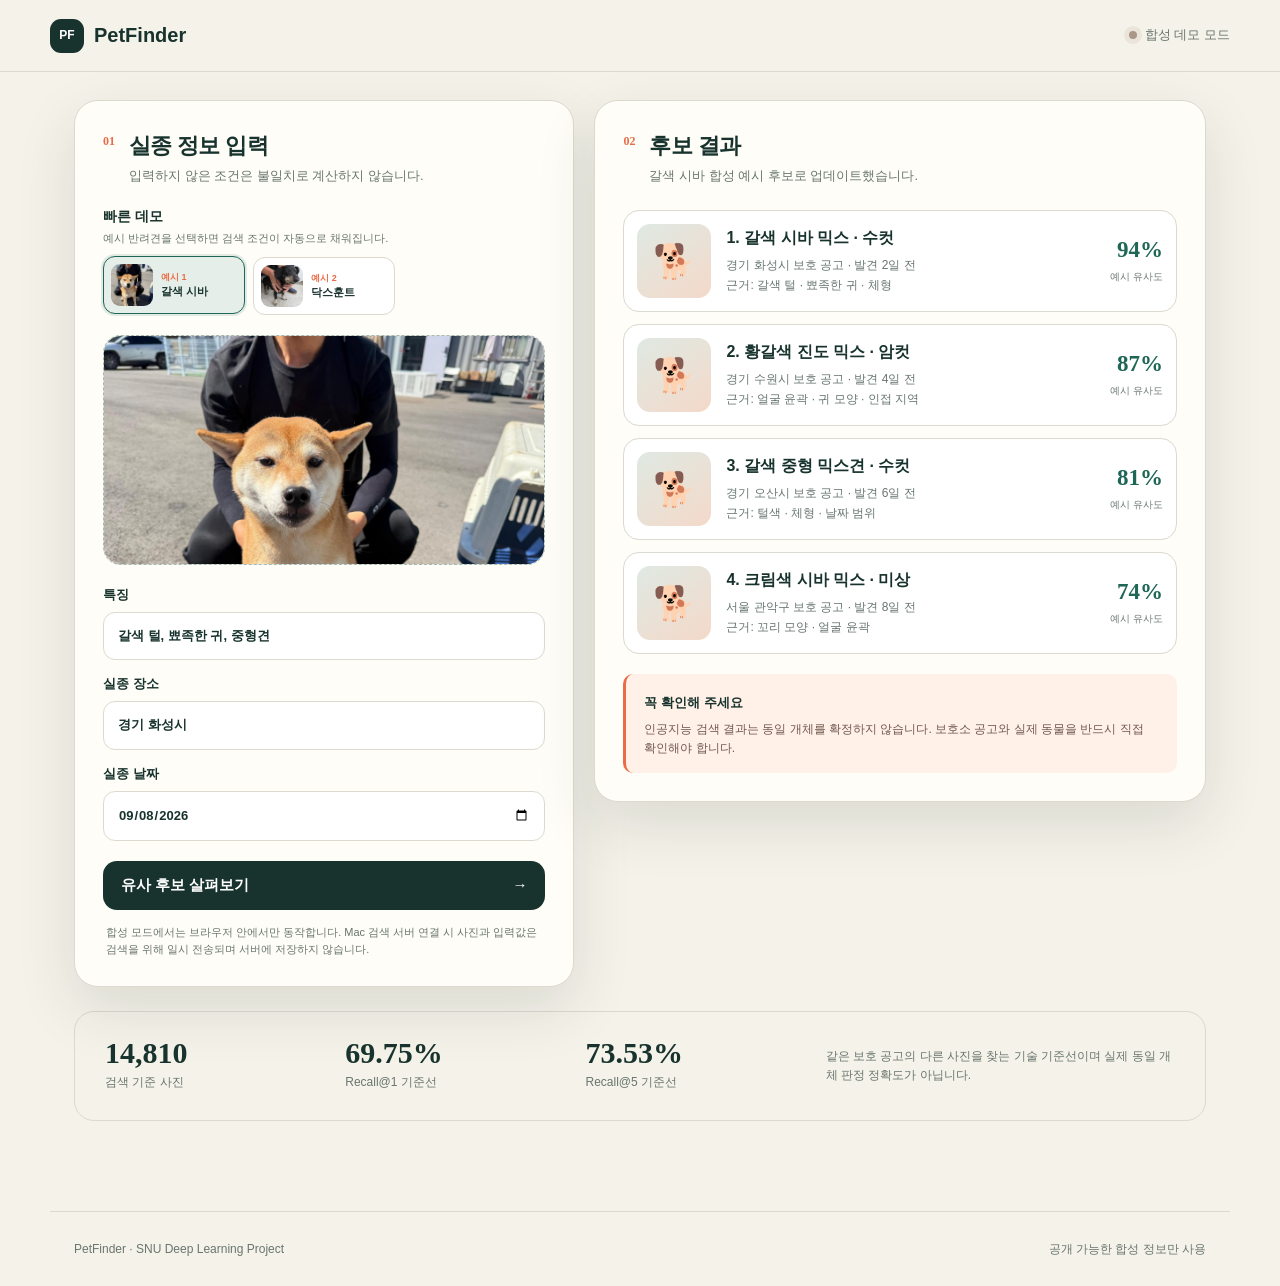
<file: index.html>
<!doctype html>
<html lang="ko">
<head>
  <meta charset="utf-8">
  <meta name="viewport" content="width=device-width, initial-scale=1">
  <meta name="description" content="사진과 발견 정보를 함께 비교하는 PetFinder 공개 정적 데모">
  <meta property="og:title" content="PetFinder 공개 데모">
  <meta property="og:description" content="실종견 사진으로 보호 공고 후보를 좁혀보는 안전한 정적 체험판">
  <title>PetFinder · 공개 데모</title>
  <link rel="stylesheet" href="./styles.css">
  <link rel="stylesheet" href="./mobile.css?v=2">
</head>
<body>
  <header class="topbar">
    <a class="brand" href="./" aria-label="PetFinder 처음으로"><span>PF</span> PetFinder</a>
    <div id="connectionStatus" class="status"><i></i> 서버 연결 확인 중</div>
  </header>

  <main>
    <section class="workspace" aria-labelledby="search-title">
      <div class="panel input-panel">
        <div class="section-title">
          <span>01</span><div><h2 id="search-title">실종 정보 입력</h2><p>입력하지 않은 조건은 불일치로 계산하지 않습니다.</p></div>
        </div>
        <div class="demo-picker" aria-labelledby="demo-title">
          <div><b id="demo-title">빠른 데모</b><small>예시 반려견을 선택하면 검색 조건이 자동으로 채워집니다.</small></div>
          <div id="demoOptions" class="demo-options"></div>
        </div>
        <label class="dropzone" for="photo">
          <input id="photo" type="file" accept="image/*">
          <img id="preview" alt="선택한 반려견 사진 미리보기" hidden>
          <span id="dropPrompt"><b>사진 선택</b><small>JPG·PNG · 사진은 서버로 전송되지 않습니다</small></span>
        </label>
        <div class="fields">
          <label>특징<input id="features" placeholder="예: 흰색 털, 갈색 귀, 빨간 목줄"></label>
          <label>실종 장소<input id="location" placeholder="예: 서울 동작구 사당동"></label>
          <label>실종 날짜<input id="date" type="date"></label>
        </div>
        <button id="search" type="button">유사 후보 살펴보기 <span>→</span></button>
        <p class="privacy">합성 모드에서는 브라우저 안에서만 동작합니다. Mac 검색 서버 연결 시 사진과 입력값은 검색을 위해 일시 전송되며 서버에 저장하지 않습니다.</p>
      </div>

      <div class="panel results-panel">
        <div class="section-title">
          <span>02</span><div><h2>후보 결과</h2><p id="resultState">검색 전 예시 후보를 표시합니다.</p></div>
        </div>
        <div id="results" class="results" aria-live="polite"></div>
        <aside class="notice"><b>꼭 확인해 주세요</b><p>인공지능 검색 결과는 동일 개체를 확정하지 않습니다. 보호소 공고와 실제 동물을 반드시 직접 확인해야 합니다.</p></aside>
      </div>
    </section>

    <section class="proof" aria-label="프로젝트 기준선">
      <div><strong>14,810</strong><span>검색 기준 사진</span></div>
      <div><strong>69.75%</strong><span>Recall@1 기준선</span></div>
      <div><strong>73.53%</strong><span>Recall@5 기준선</span></div>
      <p>같은 보호 공고의 다른 사진을 찾는 기술 기준선이며 실제 동일 개체 판정 정확도가 아닙니다.</p>
    </section>
  </main>

  <footer>PetFinder · SNU Deep Learning Project <span>공개 가능한 합성 정보만 사용</span></footer>
  <script src="./app.js?v=3"></script>
</body>
</html>
</file>
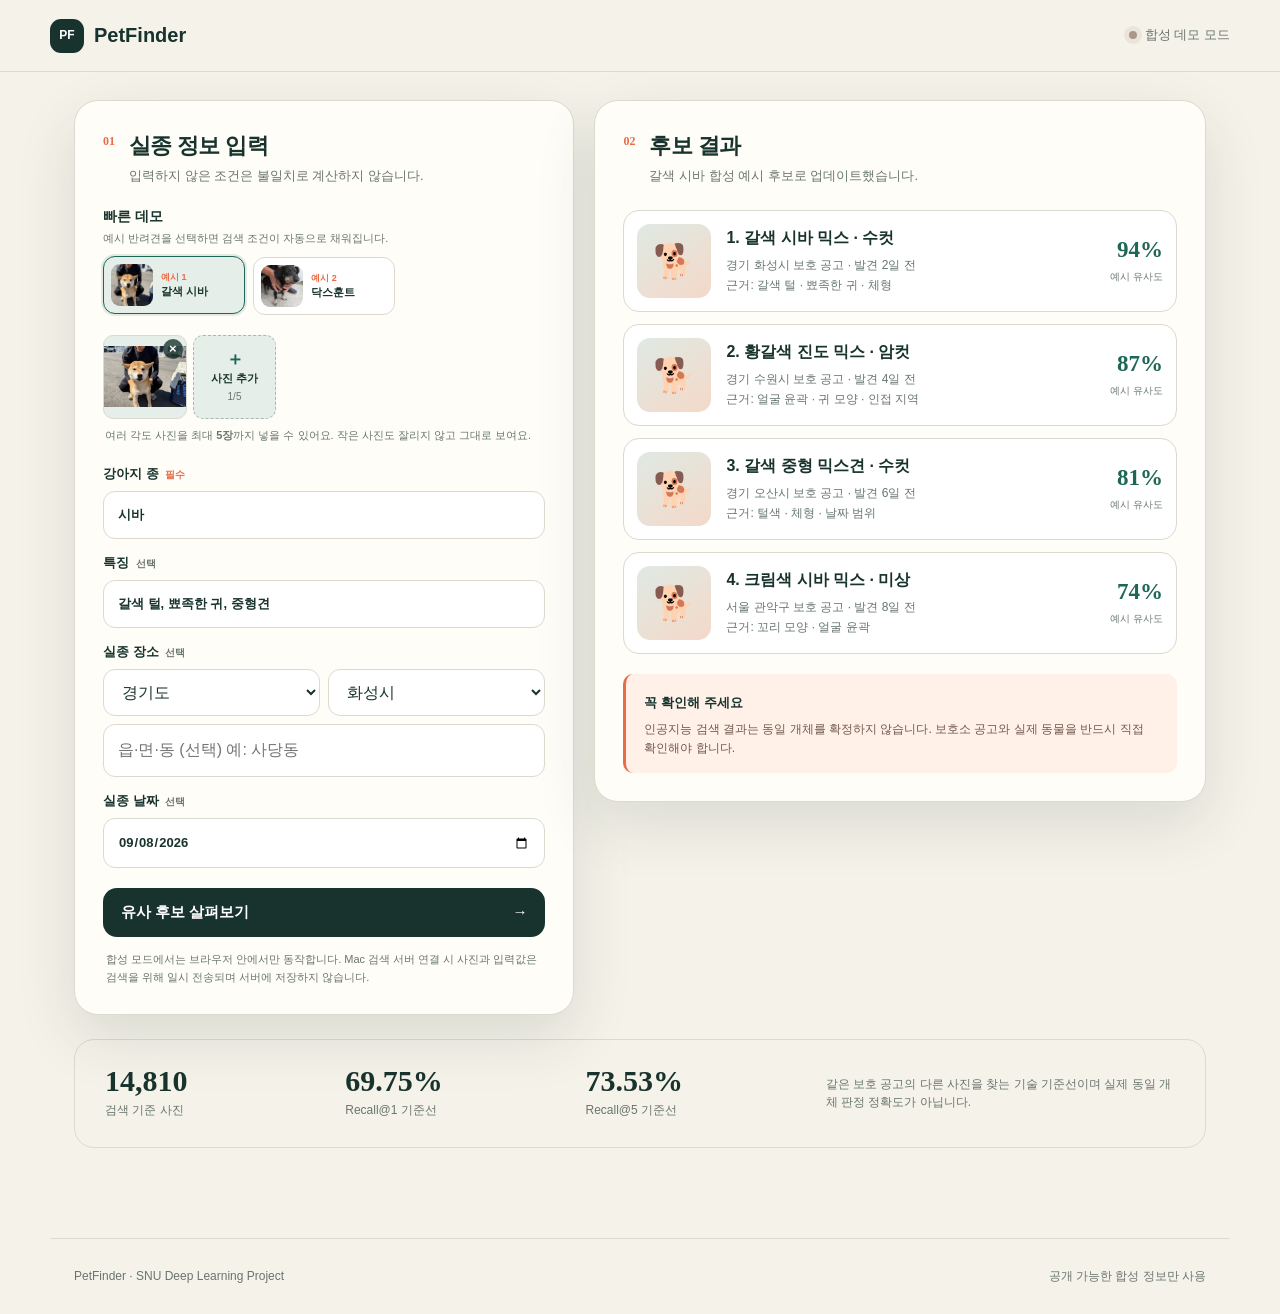
<file: demo/petfinder/index.html>
<!doctype html>
<html lang="ko">
<head>
  <meta charset="utf-8">
  <meta name="viewport" content="width=device-width, initial-scale=1">
  <meta name="description" content="사진과 발견 정보를 함께 비교하는 PetFinder 공개 정적 데모">
  <meta property="og:title" content="PetFinder 공개 데모">
  <meta property="og:description" content="실종견 사진으로 보호 공고 후보를 좁혀보는 안전한 정적 체험판">
  <title>PetFinder · 공개 데모</title>
  <link rel="stylesheet" href="./styles.css?v=2">
  <link rel="stylesheet" href="./mobile.css?v=4">
</head>
<body>
  <header class="topbar">
    <a class="brand" href="./" aria-label="PetFinder 처음으로"><span>PF</span> PetFinder</a>
    <div id="connectionStatus" class="status"><i></i> 서버 연결 확인 중</div>
  </header>

  <main>
    <section class="workspace" aria-labelledby="search-title">
      <div class="panel input-panel">
        <div class="section-title">
          <span>01</span><div><h2 id="search-title">실종 정보 입력</h2><p>입력하지 않은 조건은 불일치로 계산하지 않습니다.</p></div>
        </div>
        <div class="demo-picker" aria-labelledby="demo-title">
          <div><b id="demo-title">빠른 데모</b><small>예시 반려견을 선택하면 검색 조건이 자동으로 채워집니다.</small></div>
          <div id="demoOptions" class="demo-options"></div>
        </div>
        <div class="photo-picker">
          <input id="photo" type="file" accept="image/*" multiple>
          <div id="photoGrid" class="photo-grid" aria-live="polite"></div>
          <p class="field-hint">여러 각도 사진을 최대 <b>5장</b>까지 넣을 수 있어요. 작은 사진도 잘리지 않고 그대로 보여요.</p>
        </div>
        <div class="fields">
          <label>강아지 종 <em>필수</em>
            <input id="breed" list="breedList" autocomplete="off" placeholder="눌러서 선택 · 모르면 ‘모름’">
            <datalist id="breedList"></datalist>
          </label>
          <label>특징 <small>선택</small><input id="features" placeholder="예: 흰색 털, 갈색 귀, 빨간 목줄"></label>
          <fieldset class="region">
            <legend>실종 장소 <small>선택</small></legend>
            <div class="region-row">
              <select id="sido" aria-label="시·도"><option value="">시·도 선택</option></select>
              <select id="sigungu" aria-label="시·군·구" disabled><option value="">시·군·구</option></select>
            </div>
            <input id="locationDetail" aria-label="상세 위치" placeholder="읍·면·동 (선택) 예: 사당동">
          </fieldset>
          <label>실종 날짜 <small>선택</small><input id="date" type="date"></label>
        </div>
        <button id="search" type="button">유사 후보 살펴보기 <span>→</span></button>
        <p class="privacy">합성 모드에서는 브라우저 안에서만 동작합니다. Mac 검색 서버 연결 시 사진과 입력값은 검색을 위해 일시 전송되며 서버에 저장하지 않습니다.</p>
      </div>

      <div class="panel results-panel">
        <div class="section-title">
          <span>02</span><div><h2>후보 결과</h2><p id="resultState">검색 전 예시 후보를 표시합니다.</p></div>
        </div>
        <div id="results" class="results" aria-live="polite"></div>
        <div id="pager" class="pager" hidden>
          <span id="pageInfo"></span>
          <button id="reroll" type="button" class="reroll">다음 후보 10개 <span>↻</span></button>
        </div>
        <aside class="notice"><b>꼭 확인해 주세요</b><p>인공지능 검색 결과는 동일 개체를 확정하지 않습니다. 보호소 공고와 실제 동물을 반드시 직접 확인해야 합니다.</p></aside>
      </div>
    </section>

    <section class="proof" aria-label="프로젝트 기준선">
      <div><strong>14,810</strong><span>검색 기준 사진</span></div>
      <div><strong>69.75%</strong><span>Recall@1 기준선</span></div>
      <div><strong>73.53%</strong><span>Recall@5 기준선</span></div>
      <p>같은 보호 공고의 다른 사진을 찾는 기술 기준선이며 실제 동일 개체 판정 정확도가 아닙니다.</p>
    </section>
  </main>

  <footer>PetFinder · SNU Deep Learning Project <span>공개 가능한 합성 정보만 사용</span></footer>
  <script src="./app.js?v=5"></script>
</body>
</html>
</file>
<file: styles.css>
:root{--ink:#18332d;--muted:#68766f;--paper:#f5f2e9;--card:#fffdf7;--line:#dcd9ce;--accent:#ea6b46;--green:#1e6656;--soft:#e5eee8;--shadow:0 22px 60px rgba(24,51,45,.12)}
.status i.offline{background:#a99787;box-shadow:0 0 0 5px rgba(169,151,135,.14)}.result-photo{object-fit:cover}button:disabled{opacity:.65;cursor:wait;transform:none}.demo-picker{margin:-4px 0 20px}.demo-picker>div:first-child{display:grid;gap:2px;margin-bottom:10px}.demo-picker>div:first-child b{font-size:14px}.demo-picker>div:first-child small{color:var(--muted);font-size:11px}.demo-options{display:grid;grid-template-columns:repeat(3,1fr);gap:8px}.demo-option{padding:7px;background:#fff;color:var(--ink);border:1px solid var(--line);border-radius:12px;display:grid;grid-template-columns:42px 1fr;align-items:center;gap:8px;text-align:left}.demo-option:hover,.demo-option.selected{background:var(--soft);border-color:var(--green);transform:translateY(-1px)}.demo-option.selected{box-shadow:0 0 0 2px rgba(30,102,86,.12)}.demo-option img{width:42px;height:42px;border-radius:9px;object-fit:cover}.demo-option span{display:grid;min-width:0}.demo-option small{color:var(--accent);font-size:9px}.demo-option b{font-size:11px;white-space:nowrap;overflow:hidden;text-overflow:ellipsis}
*{box-sizing:border-box}html{scroll-behavior:smooth}body{margin:0;background:var(--paper);color:var(--ink);font-family:Pretendard,"Apple SD Gothic Neo","Noto Sans KR",sans-serif;line-height:1.55}.topbar{height:72px;padding:0 max(24px,calc((100vw - 1180px)/2));display:flex;align-items:center;justify-content:space-between;border-bottom:1px solid var(--line);background:rgba(245,242,233,.9);backdrop-filter:blur(12px);position:sticky;top:0;z-index:5}.brand{color:var(--ink);font-size:20px;font-weight:800;text-decoration:none;display:flex;gap:10px;align-items:center}.brand span{display:grid;place-items:center;width:34px;height:34px;border-radius:11px;background:var(--ink);color:#fff;font-size:12px}.status{font-size:13px;color:var(--muted);display:flex;align-items:center;gap:8px}.status i{width:8px;height:8px;border-radius:50%;background:#48a979;box-shadow:0 0 0 5px rgba(72,169,121,.13)}main{max-width:1180px;margin:auto;padding:70px 24px 90px}.intro{max-width:850px;margin-bottom:44px}.eyebrow{text-transform:uppercase;letter-spacing:.13em;font-size:13px;font-weight:800;color:var(--accent)}h1{font-family:Georgia,"Noto Serif KR",serif;font-size:clamp(42px,6vw,76px);line-height:1.08;letter-spacing:-.055em;margin:12px 0 20px;font-weight:700}.intro>p:last-child{max-width:650px;color:var(--muted);font-size:18px}.workspace{display:grid;grid-template-columns:.9fr 1.1fr;gap:20px;align-items:start}.panel{background:var(--card);border:1px solid var(--line);border-radius:24px;padding:28px;box-shadow:var(--shadow)}.section-title{display:flex;gap:14px;align-items:start;margin-bottom:24px}.section-title>span{font:700 12px/1 Georgia,serif;color:var(--accent);padding-top:6px}.section-title h2{font-size:22px;margin:0 0 3px;letter-spacing:-.03em}.section-title p{margin:0;color:var(--muted);font-size:13px}.dropzone{height:230px;border:1.5px dashed #aab7b0;border-radius:18px;background:var(--soft);display:grid;place-items:center;text-align:center;overflow:hidden;cursor:pointer;transition:.2s}.dropzone:hover{border-color:var(--green);transform:translateY(-1px)}.dropzone input{position:absolute;width:1px;height:1px;opacity:0}.dropzone img{width:100%;height:100%;object-fit:cover}.dropzone span{display:grid;gap:6px}.dropzone b{font-size:17px}.dropzone small{color:var(--muted)}.fields{display:grid;gap:14px;margin:20px 0}.fields label{font-size:13px;font-weight:700}.fields input{width:100%;margin-top:7px;padding:13px 14px;border:1px solid var(--line);border-radius:12px;background:#fff;font:inherit;color:var(--ink);outline:none}.fields input:focus{border-color:var(--green);box-shadow:0 0 0 3px rgba(30,102,86,.1)}button{width:100%;border:0;border-radius:14px;background:var(--ink);color:#fff;padding:15px 18px;font-size:15px;font-weight:800;cursor:pointer;display:flex;justify-content:space-between;transition:.2s}button:hover{background:var(--green);transform:translateY(-1px)}.privacy{font-size:11px;color:var(--muted);margin:14px 3px 0}.results{display:grid;gap:12px}.candidate{display:grid;grid-template-columns:74px 1fr auto;gap:15px;align-items:center;padding:13px;border:1px solid var(--line);border-radius:16px;background:#fff}.dog{width:74px;height:74px;border-radius:13px;background:linear-gradient(145deg,#dfe9e3,#f4d9c9);display:grid;place-items:center;font-size:34px}.candidate h3{font-size:16px;margin:0 0 5px}.candidate p{font-size:12px;color:var(--muted);margin:2px 0}.score{text-align:right}.score strong{font:700 23px/1 Georgia,serif;color:var(--green)}.score small{display:block;font-size:10px;color:var(--muted);margin-top:5px}.notice{margin-top:20px;background:#fff1e8;border-left:3px solid var(--accent);padding:16px 18px;border-radius:10px}.notice b{font-size:13px}.notice p{font-size:12px;color:#71584e;margin:5px 0 0}.proof{margin-top:24px;border:1px solid var(--line);border-radius:20px;padding:24px 30px;display:grid;grid-template-columns:repeat(3,1fr) 1.6fr;gap:22px;align-items:center}.proof div{display:grid}.proof strong{font:700 30px/1.1 Georgia,serif}.proof span,.proof p{font-size:12px;color:var(--muted);margin:4px 0}footer{max-width:1180px;margin:auto;padding:28px 24px;border-top:1px solid var(--line);font-size:12px;color:var(--muted);display:flex;justify-content:space-between}@media(max-width:850px){main{padding-top:44px}.workspace{grid-template-columns:1fr}.proof{grid-template-columns:repeat(3,1fr)}.proof p{grid-column:1/-1}h1{font-size:48px}}@media(max-width:520px){.topbar{height:62px}.status{font-size:11px}.intro{margin-bottom:28px}h1{font-size:39px}.intro>p:last-child{font-size:15px}.panel{padding:20px;border-radius:19px}.candidate{grid-template-columns:58px 1fr}.dog{width:58px;height:58px}.score{grid-column:2;text-align:left}.proof{grid-template-columns:1fr}.proof p{grid-column:auto}footer{display:grid;gap:6px}}
</file>
<file: mobile.css>
.intro { display: none !important; }
main { padding-top: 28px; }
.intro { max-width: 760px; margin-bottom: 30px; }
h1 { font-size: clamp(38px, 4.7vw, 58px); line-height: 1.08; margin: 10px 0 14px; }
.intro > p:last-child { max-width: 560px; font-size: 16px; margin: 0; }

@media (max-width: 600px) {
  .topbar { height: 60px; padding: 0 16px; }
  .brand { font-size: 17px; }
  .brand span { width: 31px; height: 31px; }
  .status { font-size: 0; gap: 0; }
  .status i { width: 9px; height: 9px; }

  main { padding: 14px 14px 60px; }
  .intro { margin-bottom: 20px; }
  .eyebrow { font-size: 11px; letter-spacing: .1em; }
  h1 { font-size: clamp(30px, 8.8vw, 38px); line-height: 1.12; margin: 7px 0 10px; }
  .intro > p:last-child { font-size: 14px; margin-bottom: 0; }

  .workspace { gap: 14px; }
  .panel { padding: 18px; border-radius: 18px; }
  .section-title { gap: 10px; margin-bottom: 18px; }
  .section-title h2 { font-size: 20px; }
  .section-title p { font-size: 12px; }

  .demo-picker { margin-bottom: 16px; }
  .demo-options { grid-template-columns: 1fr; gap: 7px; }
  .demo-option { grid-template-columns: 54px 1fr; padding: 7px 9px; }
  .demo-option img { width: 54px; height: 48px; }
  .demo-option small { font-size: 10px; }
  .demo-option b { font-size: 13px; }

  .dropzone { height: 190px; }
  .fields { gap: 11px; margin: 16px 0; }
  .fields input { padding: 12px; font-size: 16px; }
  button { min-height: 50px; font-size: 15px; }
  .privacy { font-size: 10px; line-height: 1.5; }

  .candidate { grid-template-columns: 64px 1fr; gap: 11px; padding: 10px; }
  .dog { width: 64px; height: 64px; }
  .candidate h3 { font-size: 14px; }
  .candidate p { font-size: 11px; }
  .score { grid-column: 2; display: flex; align-items: baseline; gap: 7px; text-align: left; }
  .score strong { font-size: 20px; }
  .score small { display: inline; }
  .notice { padding: 14px; }

  .proof { grid-template-columns: 1fr; gap: 13px; padding: 20px; }
  .proof div { grid-template-columns: auto 1fr; gap: 10px; align-items: baseline; }
  .proof strong { font-size: 24px; }
  .proof p { grid-column: auto; }
  footer { padding: 22px 16px; display: grid; gap: 5px; }
}
</file>
<file: demo/petfinder/styles.css>
:root{--ink:#18332d;--muted:#68766f;--paper:#f5f2e9;--card:#fffdf7;--line:#dcd9ce;--accent:#ea6b46;--green:#1e6656;--soft:#e5eee8;--shadow:0 22px 60px rgba(24,51,45,.12)}
.status i.offline{background:#a99787;box-shadow:0 0 0 5px rgba(169,151,135,.14)}.result-photo{object-fit:cover}button:disabled{opacity:.65;cursor:wait;transform:none}.demo-picker{margin:-4px 0 20px}.demo-picker>div:first-child{display:grid;gap:2px;margin-bottom:10px}.demo-picker>div:first-child b{font-size:14px}.demo-picker>div:first-child small{color:var(--muted);font-size:11px}.demo-options{display:grid;grid-template-columns:repeat(3,1fr);gap:8px}.demo-option{padding:7px;background:#fff;color:var(--ink);border:1px solid var(--line);border-radius:12px;display:grid;grid-template-columns:42px 1fr;align-items:center;gap:8px;text-align:left}.demo-option:hover,.demo-option.selected{background:var(--soft);border-color:var(--green);transform:translateY(-1px)}.demo-option.selected{box-shadow:0 0 0 2px rgba(30,102,86,.12)}.demo-option img{width:42px;height:42px;border-radius:9px;object-fit:cover}.demo-option span{display:grid;min-width:0}.demo-option small{color:var(--accent);font-size:9px}.demo-option b{font-size:11px;white-space:nowrap;overflow:hidden;text-overflow:ellipsis}
*{box-sizing:border-box}html{scroll-behavior:smooth}body{margin:0;background:var(--paper);color:var(--ink);font-family:Pretendard,"Apple SD Gothic Neo","Noto Sans KR",sans-serif;line-height:1.55}.topbar{height:72px;padding:0 max(24px,calc((100vw - 1180px)/2));display:flex;align-items:center;justify-content:space-between;border-bottom:1px solid var(--line);background:rgba(245,242,233,.9);backdrop-filter:blur(12px);position:sticky;top:0;z-index:5}.brand{color:var(--ink);font-size:20px;font-weight:800;text-decoration:none;display:flex;gap:10px;align-items:center}.brand span{display:grid;place-items:center;width:34px;height:34px;border-radius:11px;background:var(--ink);color:#fff;font-size:12px}.status{font-size:13px;color:var(--muted);display:flex;align-items:center;gap:8px}.status i{width:8px;height:8px;border-radius:50%;background:#48a979;box-shadow:0 0 0 5px rgba(72,169,121,.13)}main{max-width:1180px;margin:auto;padding:70px 24px 90px}.intro{max-width:850px;margin-bottom:44px}.eyebrow{text-transform:uppercase;letter-spacing:.13em;font-size:13px;font-weight:800;color:var(--accent)}h1{font-family:Georgia,"Noto Serif KR",serif;font-size:clamp(42px,6vw,76px);line-height:1.08;letter-spacing:-.055em;margin:12px 0 20px;font-weight:700}.intro>p:last-child{max-width:650px;color:var(--muted);font-size:18px}.workspace{display:grid;grid-template-columns:.9fr 1.1fr;gap:20px;align-items:start}.panel{background:var(--card);border:1px solid var(--line);border-radius:24px;padding:28px;box-shadow:var(--shadow)}.section-title{display:flex;gap:14px;align-items:start;margin-bottom:24px}.section-title>span{font:700 12px/1 Georgia,serif;color:var(--accent);padding-top:6px}.section-title h2{font-size:22px;margin:0 0 3px;letter-spacing:-.03em}.section-title p{margin:0;color:var(--muted);font-size:13px}.dropzone{height:230px;border:1.5px dashed #aab7b0;border-radius:18px;background:var(--soft);display:grid;place-items:center;text-align:center;overflow:hidden;cursor:pointer;transition:.2s}.dropzone:hover{border-color:var(--green);transform:translateY(-1px)}.dropzone input{position:absolute;width:1px;height:1px;opacity:0}.dropzone img{width:100%;height:100%;object-fit:cover}.dropzone span{display:grid;gap:6px}.dropzone b{font-size:17px}.dropzone small{color:var(--muted)}.fields{display:grid;gap:14px;margin:20px 0}.fields label{font-size:13px;font-weight:700}.fields input{width:100%;margin-top:7px;padding:13px 14px;border:1px solid var(--line);border-radius:12px;background:#fff;font:inherit;color:var(--ink);outline:none}.fields input:focus{border-color:var(--green);box-shadow:0 0 0 3px rgba(30,102,86,.1)}button{width:100%;border:0;border-radius:14px;background:var(--ink);color:#fff;padding:15px 18px;font-size:15px;font-weight:800;cursor:pointer;display:flex;justify-content:space-between;transition:.2s}button:hover{background:var(--green);transform:translateY(-1px)}.privacy{font-size:11px;color:var(--muted);margin:14px 3px 0}.results{display:grid;gap:12px}.candidate{display:grid;grid-template-columns:74px 1fr auto;gap:15px;align-items:center;padding:13px;border:1px solid var(--line);border-radius:16px;background:#fff}.dog{width:74px;height:74px;border-radius:13px;background:linear-gradient(145deg,#dfe9e3,#f4d9c9);display:grid;place-items:center;font-size:34px}.candidate h3{font-size:16px;margin:0 0 5px}.candidate p{font-size:12px;color:var(--muted);margin:2px 0}.score{text-align:right}.score strong{font:700 23px/1 Georgia,serif;color:var(--green)}.score small{display:block;font-size:10px;color:var(--muted);margin-top:5px}.notice{margin-top:20px;background:#fff1e8;border-left:3px solid var(--accent);padding:16px 18px;border-radius:10px}.notice b{font-size:13px}.notice p{font-size:12px;color:#71584e;margin:5px 0 0}.proof{margin-top:24px;border:1px solid var(--line);border-radius:20px;padding:24px 30px;display:grid;grid-template-columns:repeat(3,1fr) 1.6fr;gap:22px;align-items:center}.proof div{display:grid}.proof strong{font:700 30px/1.1 Georgia,serif}.proof span,.proof p{font-size:12px;color:var(--muted);margin:4px 0}footer{max-width:1180px;margin:auto;padding:28px 24px;border-top:1px solid var(--line);font-size:12px;color:var(--muted);display:flex;justify-content:space-between}@media(max-width:850px){main{padding-top:44px}.workspace{grid-template-columns:1fr}.proof{grid-template-columns:repeat(3,1fr)}.proof p{grid-column:1/-1}h1{font-size:48px}}@media(max-width:520px){.topbar{height:62px}.status{font-size:11px}.intro{margin-bottom:28px}h1{font-size:39px}.intro>p:last-child{font-size:15px}.panel{padding:20px;border-radius:19px}.candidate{grid-template-columns:58px 1fr}.dog{width:58px;height:58px}.score{grid-column:2;text-align:left}.proof{grid-template-columns:1fr}.proof p{grid-column:auto}footer{display:grid;gap:6px}}

/* ---- 사진 여러 장 (잘리지 않게) ---- */
.photo-picker #photo{position:absolute;width:1px;height:1px;opacity:0;pointer-events:none}
.photo-grid{display:grid;grid-template-columns:repeat(5,1fr);gap:6px;border-radius:18px;transition:.2s}
.photo-grid.dragging{outline:2px dashed var(--green);outline-offset:4px}
.photo-tile,.photo-add{position:relative;margin:0;aspect-ratio:1;border-radius:10px;background:var(--soft);border:1px solid var(--line);display:grid;place-items:center;overflow:hidden}
.photo-tile img{position:absolute;inset:0;width:100%;height:100%;object-fit:contain}
.photo-remove{position:absolute;z-index:1;top:3px;right:3px;width:20px;height:20px;min-height:0;padding:0;border-radius:50%;background:rgba(24,51,45,.78);font-size:13px;line-height:1;justify-content:center;align-items:center}
.photo-remove:hover{background:var(--accent);transform:none}
.photo-add{border:1.5px dashed #aab7b0;cursor:pointer;text-align:center;align-content:center;gap:2px;transition:.2s}
.photo-add:hover{border-color:var(--green);transform:translateY(-1px)}
.photo-add b{font-size:18px;line-height:1;color:var(--green)}
.photo-add span{font-size:11px;font-weight:700;white-space:nowrap}
.photo-add small{font-size:10px;color:var(--muted)}
.photo-grid.empty{grid-template-columns:1fr}
.photo-grid.empty .photo-add{aspect-ratio:auto;height:120px;border-radius:14px}
.photo-grid.empty .photo-add b{font-size:24px}
.photo-grid.empty .photo-add span{font-size:15px}
.field-hint{font-size:11px;color:var(--muted);margin:8px 2px 0}

/* ---- 입력 필드 ---- */
.fields label em,.region legend em{font-style:normal;font-size:10px;font-weight:800;color:var(--accent);margin-left:3px}
.fields label small,.region legend small{font-size:10px;font-weight:600;color:var(--muted);margin-left:3px}
.region{border:0;margin:0;padding:0;min-width:0}
.region legend{font-size:13px;font-weight:700;padding:0}
.region-row{display:grid;grid-template-columns:1fr 1fr;gap:8px;margin-top:7px}
.fields select{width:100%;padding:13px 14px;border:1px solid var(--line);border-radius:12px;background:#fff;font:inherit;color:var(--ink);outline:none;min-width:0}
.fields select:disabled{background:#f3f2ec;color:var(--muted)}
.fields select:focus{border-color:var(--green);box-shadow:0 0 0 3px rgba(30,102,86,.1)}
.region input{margin-top:8px}

/* ---- 결과 10개씩 ---- */
.result-photo{object-fit:contain;background:var(--soft)}
.pager{display:grid;gap:8px;margin-top:14px}
.pager[hidden]{display:none}
.pager span{font-size:12px;color:var(--muted);text-align:center}
.reroll{background:#fff;color:var(--ink);border:1px solid var(--line)}
.reroll:hover{background:var(--soft);color:var(--ink)}
</file>
<file: demo/petfinder/mobile.css>
.intro { display: none !important; }
main { padding-top: 28px; }
.intro { max-width: 760px; margin-bottom: 30px; }
h1 { font-size: clamp(38px, 4.7vw, 58px); line-height: 1.08; margin: 10px 0 14px; }
.intro > p:last-child { max-width: 560px; font-size: 16px; margin: 0; }

@media (max-width: 600px) {
  .topbar { height: 60px; padding: 0 16px; }
  .brand { font-size: 17px; }
  .brand span { width: 31px; height: 31px; }
  .status { font-size: 0; gap: 0; }
  .status i { width: 9px; height: 9px; }

  main { padding: 14px 14px 60px; }
  .intro { margin-bottom: 20px; }
  .eyebrow { font-size: 11px; letter-spacing: .1em; }
  h1 { font-size: clamp(30px, 8.8vw, 38px); line-height: 1.12; margin: 7px 0 10px; }
  .intro > p:last-child { font-size: 14px; margin-bottom: 0; }

  .workspace { gap: 14px; }
  .panel { padding: 18px; border-radius: 18px; }
  .section-title { gap: 10px; margin-bottom: 18px; }
  .section-title h2 { font-size: 20px; }
  .section-title p { font-size: 12px; }

  .demo-picker { margin-bottom: 16px; }
  .demo-options { grid-template-columns: 1fr; gap: 7px; }
  .demo-option { grid-template-columns: 54px 1fr; padding: 7px 9px; }
  .demo-option img { width: 54px; height: 48px; }
  .demo-option small { font-size: 10px; }
  .demo-option b { font-size: 13px; }

  .dropzone { height: 190px; }
  .fields { gap: 11px; margin: 16px 0; }
  .fields input { padding: 12px; font-size: 16px; }
  button { min-height: 50px; font-size: 15px; }
  .privacy { font-size: 10px; line-height: 1.5; }

  .candidate { grid-template-columns: 64px 1fr; gap: 11px; padding: 10px; }
  .dog { width: 64px; height: 64px; }
  .candidate h3 { font-size: 14px; }
  .candidate p { font-size: 11px; }
  .score { grid-column: 2; display: flex; align-items: baseline; gap: 7px; text-align: left; }
  .score strong { font-size: 20px; }
  .score small { display: inline; }
  .notice { padding: 14px; }

  .proof { grid-template-columns: 1fr; gap: 13px; padding: 20px; }
  .proof div { grid-template-columns: auto 1fr; gap: 10px; align-items: baseline; }
  .proof strong { font-size: 24px; }
  .proof p { grid-column: auto; }
  footer { padding: 22px 16px; display: grid; gap: 5px; }
}

@media (max-width: 600px) {
  .photo-grid { grid-template-columns: repeat(4, 1fr); gap: 5px; }
  .region-row { grid-template-columns: 1fr; }
  .fields select { padding: 12px; font-size: 16px; }
}
</file>
